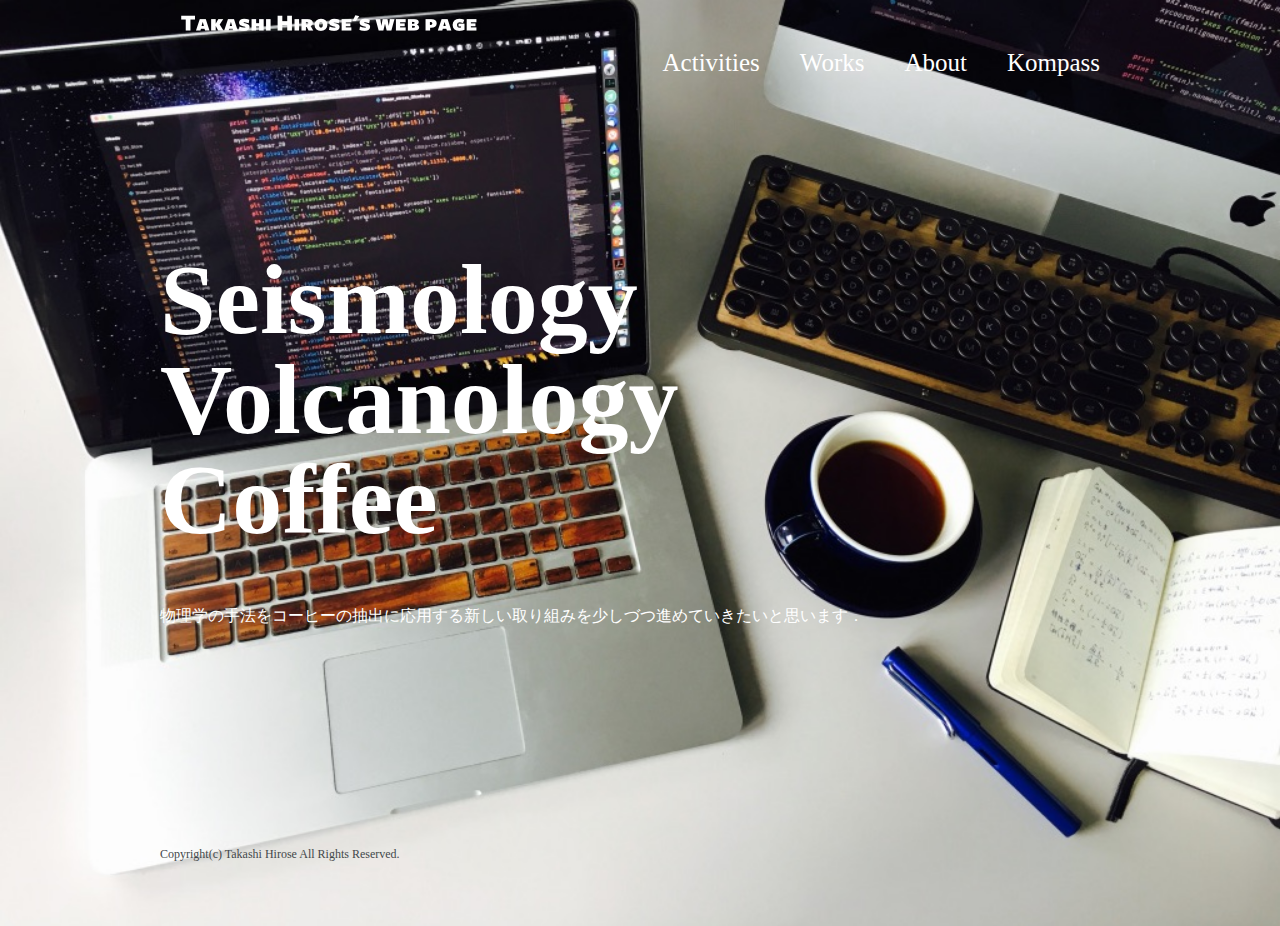
<file: index.html>
<!DOCTIPE html>
<html>
  <head>
  <!-- Global site tag (gtag.js) - Google Analytics -->
  <script async src="https://www.googletagmanager.com/gtag/js?id=UA-118786017-1"></script>
  <script>
    window.dataLayer = window.dataLayer || [];
    function gtag(){dataLayer.push(arguments);}
    gtag('js', new Date());

    gtag('config', 'UA-118786017-1');
  </script>
  <meta charset="UTF-8">
  <meta name="viewport" content="width=device-width, initial-scale=1">
    <title>Takashi Hirose's page</title>
    <link href="css/style.css" rel="stylesheet">
  </head>
  
  
  <body id="index">
  
<!--start header-->
  <header>
    <div class="logo">
      <a href="index.html"><img src="img/logo.png" alt="Takashi Hirose's page"></a>
    </div>
    <nav>
      <ul class="global-nav">
<!--        <li><a href="activity_master2.html">Activities</a></li>-->
        <li><a href="https://takashi-hirose.hatenablog.com/">Activities</a></li>
        <li><a href="works.html">Works</a></li>
        <li><a href="about.html">About</a></li>
        <li><a href="Kompass.html">Kompass</a></li>
      </ul>
    </nav>
  </header>
<!--end header-->

<!--start wrap-->
    <div id="wrap">
    <div class="content">
    <h1> Seismology<br>Volcanology<br>Coffee </h1>  
    <p>物理学の手法をコーヒーの抽出に応用する新しい取り組みを少しづつ進めていきたいと思います．</p>
    </div>
    </div>
<!--end wrap-->
    
<!--start footer-->
    <footer>
    <small>Copyright(c) Takashi Hirose All Rights Reserved.</small>
    </footer>
<!--end footer-->

  </body>
</html>
</file>
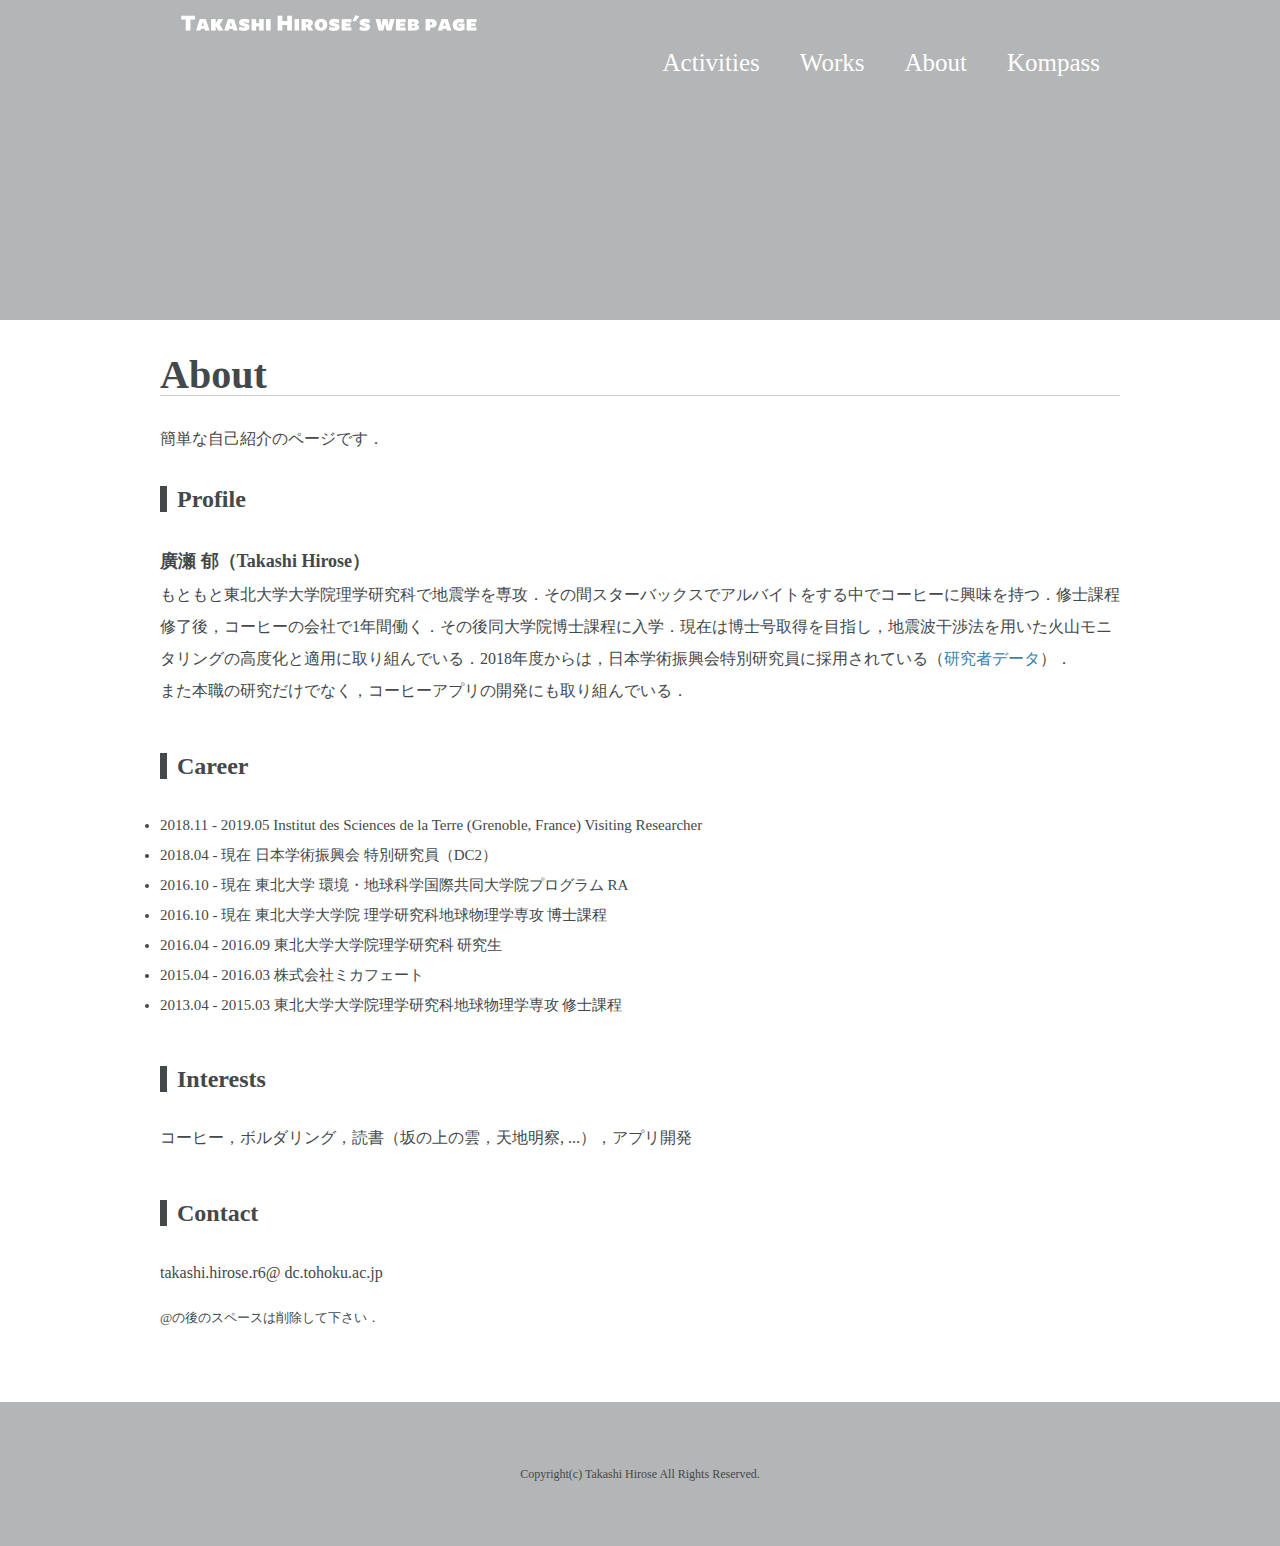
<file: about.html>
<!DOCTIPE html>
<html>
  <head>
  <!-- Global site tag (gtag.js) - Google Analytics -->
  <script async src="https://www.googletagmanager.com/gtag/js?id=UA-118786017-1"></script>
  <script>
    window.dataLayer = window.dataLayer || [];
    function gtag(){dataLayer.push(arguments);}
    gtag('js', new Date());

    gtag('config', 'UA-118786017-1');
  </script>
  <meta charset="UTF-8">
  <meta name="viewport" content="width=device-width, initial-scale=1">
    <title>About | Takashi Hirose</title>
    <link href="css/style.css" rel="stylesheet">
  </head>
  
  <body id="about">
  
<!--start header-->
  <header>
    <div class="logo">
      <a href="index.html"><img src="img/logo.png" alt="Takashi Hirose's page"></a>
    </div>
    <nav>
      <ul class="global-nav">
        <li><a href="https://takashi-hirose.hatenablog.com/">Activities</a></li>
        <li><a href="works.html">Works</a></li>
        <li><a href="about.html">About</a></li>
        <li><a href="Kompass.html">Kompass</a></li>
      </ul>
    </nav>
  </header>
<!--end header-->

<!--start wrap-->
    <div id="wrap">
      <div class="content">
        <div class="main center">
          <h1>About</h1>
          <p>簡単な自己紹介のページです．</p>
            <section class="profile clearfix">
              <div class="profile-txt">
                <h2 class="icon">Profile</h2>
                 <p><span>廣瀬 郁（Takashi Hirose）</span><br>もともと東北大学大学院理学研究科で地震学を専攻．その間スターバックスでアルバイトをする中でコーヒーに興味を持つ．修士課程修了後，コーヒーの会社で1年間働く．その後同大学院博士課程に入学．現在は博士号取得を目指し，地震波干渉法を用いた火山モニタリングの高度化と適用に取り組んでいる．2018年度からは，日本学術振興会特別研究員に採用されている（<a href="https://research-er.jp/researchers/view/830103">研究者データ</a>）．<br>また本職の研究だけでなく，コーヒーアプリの開発にも取り組んでいる．</p>
              </div>
            </section>
            
            <section class="career">
              <div class="main center">
              <h2 class="icon">Career</h2>
                <ul>
                <li>2018.11 - 2019.05 Institut des Sciences de la Terre (Grenoble, France) Visiting Researcher</li>
                <li>2018.04 - 現在 日本学術振興会 特別研究員（DC2）</li>
                <li>2016.10 - 現在 東北大学 環境・地球科学国際共同大学院プログラム RA</li>
                <li>2016.10 - 現在 東北大学大学院 理学研究科地球物理学専攻 博士課程</li>
                <li>2016.04 - 2016.09 東北大学大学院理学研究科 研究生</li>
                <li>2015.04 - 2016.03 株式会社ミカフェート</li>
                <li>2013.04 - 2015.03 東北大学大学院理学研究科地球物理学専攻 修士課程</li>
                </ul>
              </div>
            </section>
          
            <section class="interests">
              <div class="main center">
              <h2 class="icon">Interests</h2>
                <p>コーヒー，ボルダリング，読書（坂の上の雲，天地明察, ...），アプリ開発</p>
              </div>
            </section>
          
            <section class="contact">
              <div class="main center">
              <h2 class="icon">Contact</h2>
                <p>takashi.hirose.r6@ dc.tohoku.ac.jp</p>
                <p><small>@の後のスペースは削除して下さい．</small></p>
              </div>
            </section>
            
          
        </div>  
      </div>
    </div>
<!--end wrap-->
    
<!--start footer-->
    <footer>
    <small>Copyright(c) Takashi Hirose All Rights Reserved.</small>
    </footer>
<!--end footer-->

  </body>
</html>
</file>
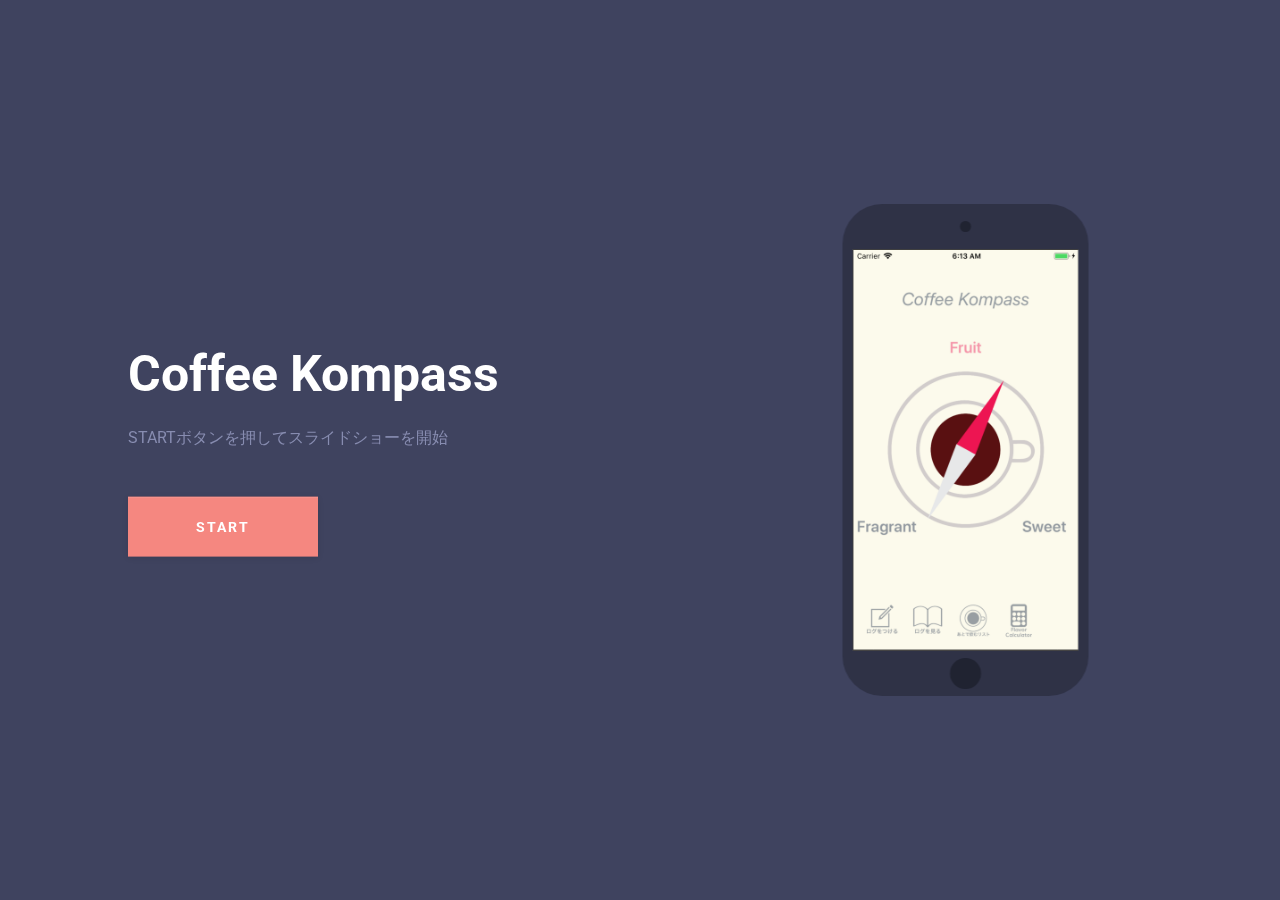
<file: Kompass.html>
<!doctype html>
<html lang="en" class="no-js">
<head>
	<meta charset="UTF-8">
	<meta name="viewport" content="width=device-width, initial-scale=1">

	<link href='http://fonts.googleapis.com/css?family=Roboto:400,100,700' rel='stylesheet' type='text/css'>
	<link rel="stylesheet" href="css/reset.css"> <!-- CSS reset -->
	<link rel="stylesheet" href="css/style_Kompass.css"> <!-- Resource style -->

	<script src="js/modernizr.js"></script> <!-- Modernizr -->
  	
	<title>Coffee Kompass | KickAwake</title>
</head>
<body>
	<header class="cd-header">
		<div id="cd-logo"><img src="img/icon.png" alt="Logo"></div>
		<div id="cd-action"><a href="https://testflight.apple.com/join/UPKBZ9Ja" class="btn">TestFlightに参加</a></div>
	</header>

	<main class="cd-main-content">
		<div class="cd-product-intro">
			<h1>Coffee Kompass</h1>
			<p>STARTボタンを押してスライドショーを開始</p>
			<div class="cd-triggers">
<!--				<a href="http://codyhouse.co/?p=384" class="btn">Download</a>-->
				<a href="#cd-product-tour" class="btn salmon" data-type="cd-tour">Start</a>
			</div>
		</div> <!-- cd-product-intro -->

		<div id="cd-product-tour">
			<ul>
				<li class="cd-single-item cd-active">
					<div class="cd-caption">
						<h2>Choose Your Favorite Flavor</h2>
						<p style="text-align: left">コンパスの針を回して好みの風味を選択します。<br>
                            大きな分類から始まり，より具体的な風味を選択していくことで，簡単にお目当の味わいのコーヒーを探すことができます。<br>
                            検索で気になったコーヒーはコーヒーカップのボタンをタップすることで，「あとで飲むリスト」に追加しておくことができます。
						</p>
					</div>
					<div class="cd-image-container">
						<div>
							<div class="cd-phone-frame"></div>
							<div class="cd-image-wrapper">
								<img src="img/top.png" data-video="video/video-1" alt="Screen Preview 1">
							</div>
						</div>
					</div>
				</li>
                <li class="cd-single-item cd-not-visible cd-move-right">
					<div class="cd-caption">
						<h2>Flavor Calculator</h2>
						<p style="text-align: left">「コーヒーは好きだけど，いきなり風味で検索は難しい。」そんなときは，Flavor Calculatorを使ってみましょう。<br>
                            「スタバ＋華やか」のように，馴染み深いコーヒーに味わいを足したり引いたりすることで，飲みたい味のコーヒーを手軽に検索できます。	
						</p>
					</div>
					<div class="cd-image-container">
						<div>
							<div class="cd-phone-frame"></div>
							<div class="cd-image-wrapper">
								<img src="img/fc.png" data-video="video/video-2" alt="Screen Preview 2">
							</div>
						</div>
					</div>
				</li>
				<li class="cd-single-item cd-not-visible cd-move-right">
					<div class="cd-caption">
						<h2>Keep A Record</h2>
						<p style="text-align: left">コーヒーを飲んだら，ログを残しましょう。<br>
                            飲んでみて感じられた風味やお気に入り度を残しておくことで，自分が好きな風味を探していけます。
						</p>
					</div>
					<div class="cd-image-container">
						<div>
							<div class="cd-phone-frame"></div>
							<div class="cd-image-wrapper">
								<img src="img/log.png" data-video="video/video-3" alt="Screen Preview 3">
							</div>
						</div>
					</div>
				</li>
				<li class="cd-single-item cd-not-visible cd-move-right">
					<div class="cd-caption">
						<h2>Check Your Records</h2>
						<p style="text-align: left">これまで飲んだコーヒーの味の記録を振り返りましょう。<br>
                            コーヒーごとの味の記録だけでなく，あなたの風味別のお気に入り度やオススメのコーヒーも知ることができます。あなた専用の，好みのデータベースを作っていきましょう。	
						</p>
					</div>
					<div class="cd-image-container">
						<div>
							<div class="cd-phone-frame"></div>
							<div class="cd-image-wrapper">
								<img src="img/flavorwheel.png" data-video="video/video-4" alt="Screen Preview 4">
							</div>
						</div>
					</div>
				</li>
			</ul>
		</div> <!-- cd-product-tour -->

		<div class="cd-slider-nav">
			<a class="cd-prev" href="#0">Previous</a>
			<a class="cd-next" href="#0">Next</a>
		</div> <!-- cd-slider-nav -->

		<div class="cd-loader"></div> <!-- top loading bar -->
	</main>
<script src="js/jquery-2.1.1.js"></script>
<script src="js/main.js"></script> <!-- Resource jQuery -->
</body>
</html>
</file>
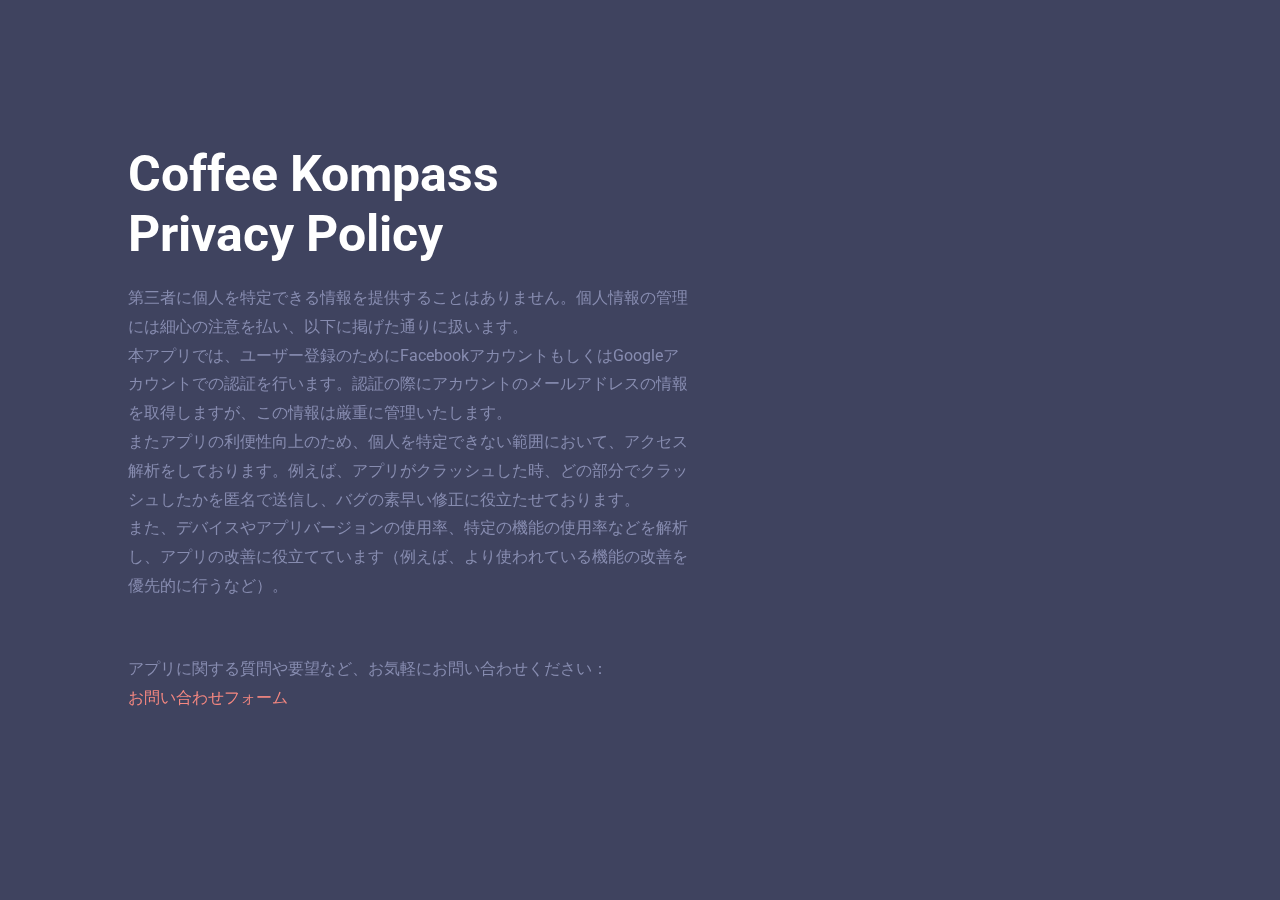
<file: PrivacyPolicy.html>
<!doctype html>
<html lang="en" class="no-js">
<head>
	<meta charset="UTF-8">
	<meta name="viewport" content="width=device-width, initial-scale=1">

	<link href='http://fonts.googleapis.com/css?family=Roboto:400,100,700' rel='stylesheet' type='text/css'>
	<link rel="stylesheet" href="css/reset.css"> <!-- CSS reset -->
	<link rel="stylesheet" href="css/style_Kompass.css"> <!-- Resource style -->

	<script src="js/modernizr.js"></script> <!-- Modernizr -->
  	
	<title>Coffee Kompass | Privacy Policy</title>
</head>
<body>
	<header class="cd-header">
		<div id="cd-logo"><img src="img/icon.png" alt="Logo"></div>

	</header>

	<main class="cd-main-content">
		<div class="cd-product-intro">
			<h1>Coffee Kompass <br> Privacy Policy</h1>
			<p style="text-align: left">第三者に個人を特定できる情報を提供することはありません。個人情報の管理には細心の注意を払い、以下に掲げた通りに扱います。 <br>
            
            本アプリでは、ユーザー登録のためにFacebookアカウントもしくはGoogleアカウントでの認証を行います。認証の際にアカウントのメールアドレスの情報を取得しますが、この情報は厳重に管理いたします。 <br>

            またアプリの利便性向上のため、個人を特定できない範囲において、アクセス解析をしております。例えば、アプリがクラッシュした時、どの部分でクラッシュしたかを匿名で送信し、バグの素早い修正に役立たせております。 <br>
            
            また、デバイスやアプリバージョンの使用率、特定の機能の使用率などを解析し、アプリの改善に役立てています（例えば、より使われている機能の改善を優先的に行うなど）。
</p>
            <p style="text-align: left"> アプリに関する質問や要望など、お気軽にお問い合わせください：<br>
            <a href="https://docs.google.com/forms/d/e/1FAIpQLScLSxZzxakuAJvmu-NVYZZ_-cwbD3uf-9PeQrvRSUG5_ILnoA/viewform?usp=sf_link">お問い合わせフォーム</a>
            </p>
            
			
		</div> <!-- cd-product-intro -->

		
		
	</main>
<script src="js/jquery-2.1.1.js"></script>
<script src="js/main.js"></script> <!-- Resource jQuery -->
</body>
</html>
</file>
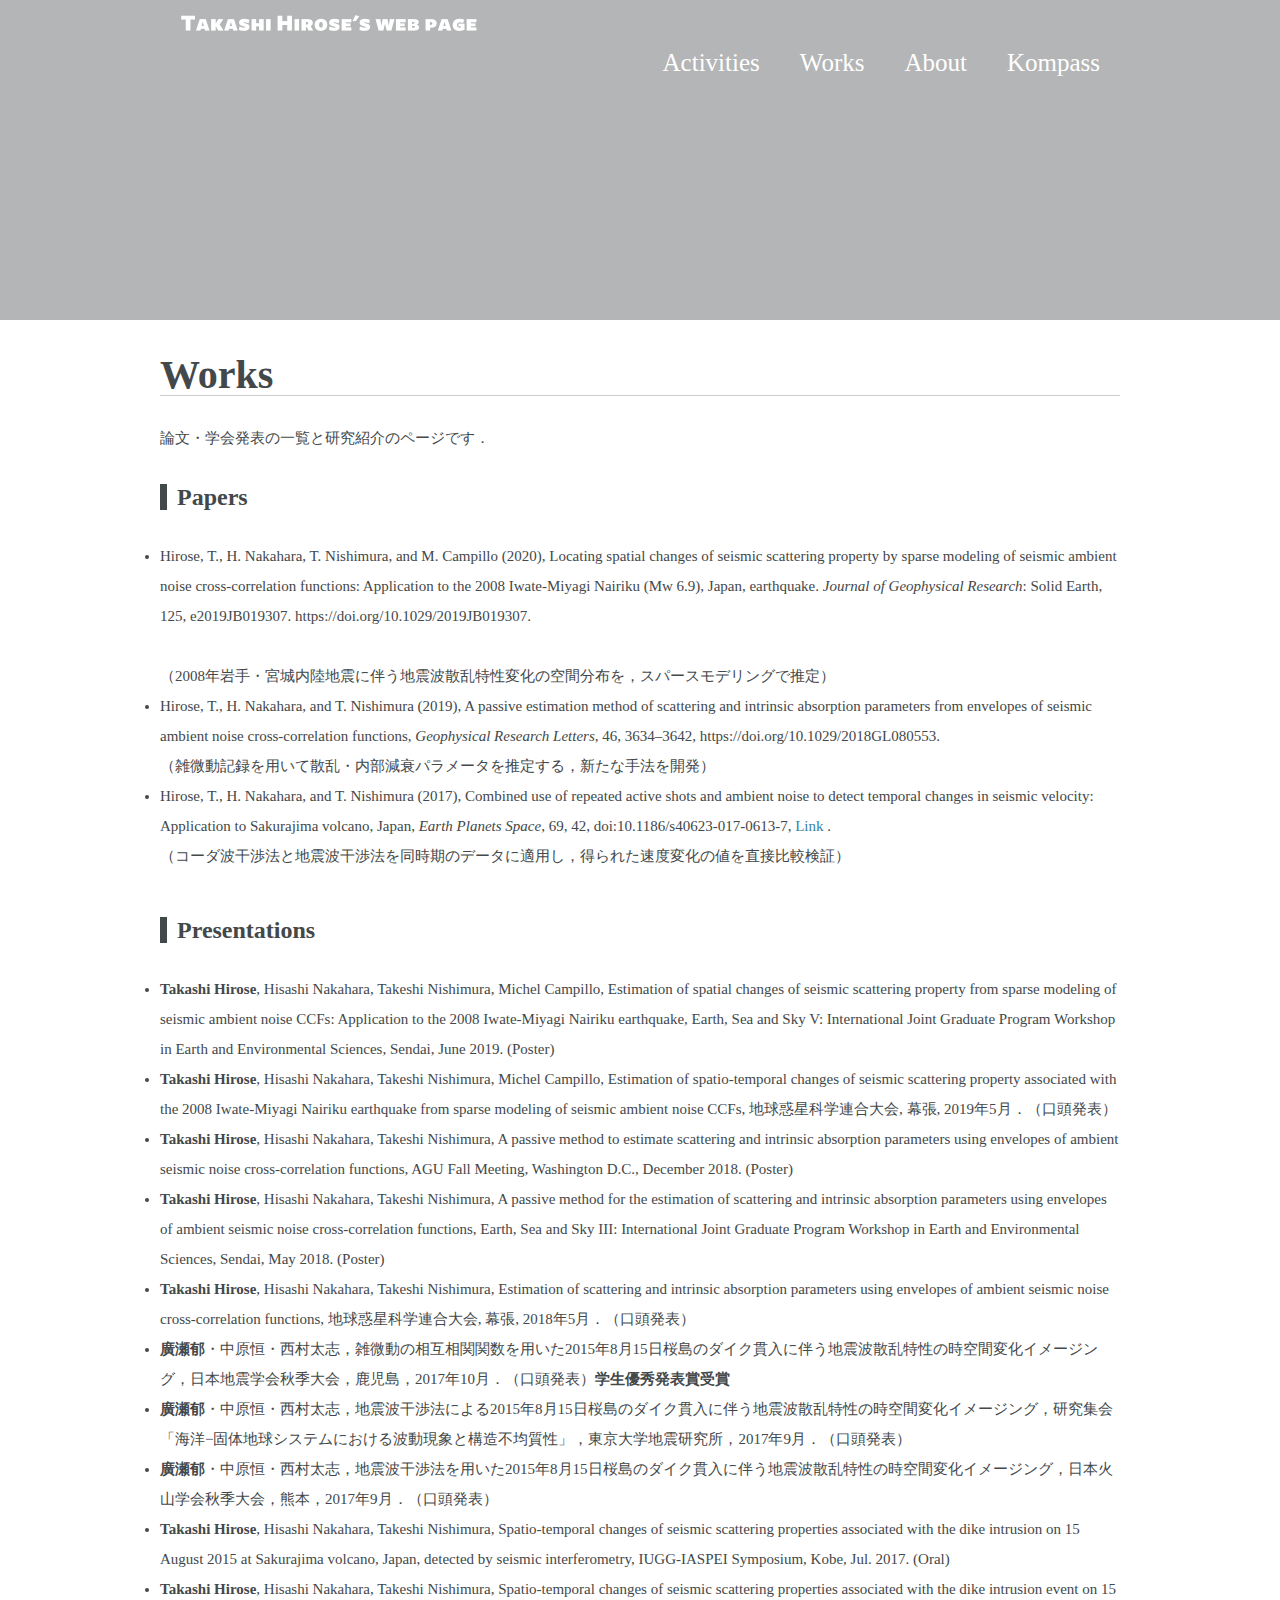
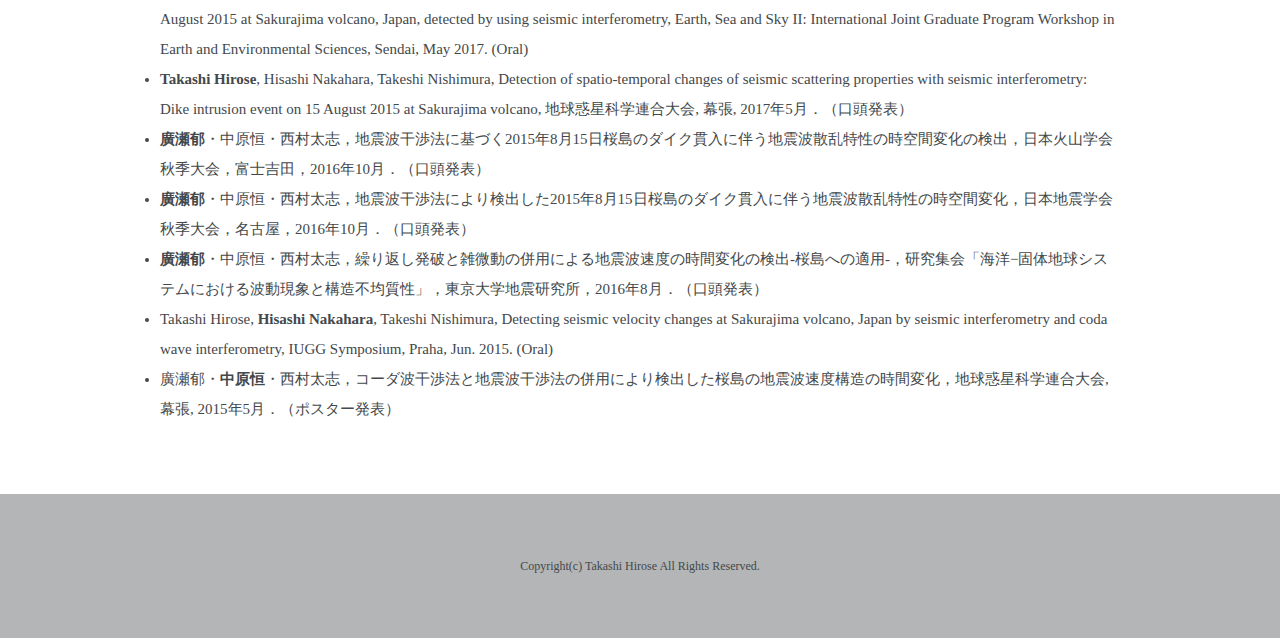
<file: works.html>
<!DOCTIPE html>
    <html>

    <head>
        <!-- Global site tag (gtag.js) - Google Analytics -->
        <script async src="https://www.googletagmanager.com/gtag/js?id=UA-118786017-1"></script>
        <script>
            window.dataLayer = window.dataLayer || [];

            function gtag() {
                dataLayer.push(arguments);
            }
            gtag('js', new Date());

            gtag('config', 'UA-118786017-1');

        </script>
        <meta charset="UTF-8">
        <meta name="viewport" content="width=device-width, initial-scale=1">
        <title>Works</title>
        <link href="css/style.css" rel="stylesheet">
    </head>

    <body id="works">

        <!--start header-->
        <header>
            <div class="logo">
                <a href="index.html"><img src="img/logo.png" alt="Takashi Hirose's page"></a>
            </div>
            <nav>
                <ul class="global-nav">
                    <li><a href="https://takashi-hirose.hatenablog.com/">Activities</a></li>
                    <li><a href="works.html">Works</a></li>
                    <li><a href="about.html">About</a></li>
                    <li><a href="Kompass.html">Kompass</a></li>
                </ul>
            </nav>
        </header>
        <!--end header-->

        <!--start wrap-->
        <div id="wrap">
            <div class="content">
                <div class="main center">
                    <h1>Works</h1>
                    <p>論文・学会発表の一覧と研究紹介のページです．</p>
                    <section class="papaers clearfix">
                        <div class="papers-txt">
                            <h2 class="icon">Papers</h2>
                            <ul>
                                <li>Hirose, T., H. Nakahara, T. Nishimura, and M. Campillo (2020), Locating spatial changes of seismic scattering property by sparse modeling of seismic ambient noise cross‐correlation functions: Application to the 2008 Iwate‐Miyagi Nairiku (Mw 6.9), Japan, earthquake. <i>Journal of Geophysical Research</i>: Solid Earth, 125, e2019JB019307. https://doi.org/10.1029/2019JB019307.</li>
                                   <br>（2008年岩手・宮城内陸地震に伴う地震波散乱特性変化の空間分布を，スパースモデリングで推定）
                                <li>
                                    Hirose, T., H. Nakahara, and T. Nishimura (2019), A passive estimation method of scattering and intrinsic absorption parameters from envelopes of seismic ambient noise cross‐correlation functions, <i>Geophysical Research Letters</i>, 46, 3634–3642, https://doi.org/10.1029/2018GL080553.
                                    <br>（雑微動記録を用いて散乱・内部減衰パラメータを推定する，新たな手法を開発）
                                </li>

                                <li>Hirose, T., H. Nakahara, and T. Nishimura (2017), Combined use of repeated active shots and ambient noise to detect temporal changes in seismic velocity: Application to Sakurajima volcano, Japan, <i>Earth Planets Space</i>, 69, 42, doi:10.1186/s40623‐017‐0613‐7, <a href="https://earth-planets-space.springeropen.com/articles/10.1186/s40623-017-0613-7">Link</a>
                                    . <br>（コーダ波干渉法と地震波干渉法を同時期のデータに適用し，得られた速度変化の値を直接比較検証）
                                </li>

                            </ul>
                        </div>
                    </section>

                    <section class="presentations">
                        <div class="main center">
                            <h2 class="icon">Presentations</h2>
                            <ul>
                                <li><b>Takashi Hirose</b>, Hisashi Nakahara, Takeshi Nishimura, Michel Campillo, Estimation of spatial changes of seismic scattering property from sparse modeling of seismic ambient noise CCFs: Application to the 2008 Iwate-Miyagi Nairiku earthquake, Earth, Sea and Sky V: International Joint Graduate Program Workshop in Earth and Environmental Sciences, Sendai, June 2019. (Poster)</li>
                                <li><b>Takashi Hirose</b>, Hisashi Nakahara, Takeshi Nishimura, Michel Campillo, Estimation of spatio-temporal changes of seismic scattering property associated with the 2008 Iwate-Miyagi Nairiku earthquake from sparse modeling of seismic ambient noise CCFs, 地球惑星科学連合大会, 幕張, 2019年5月．（口頭発表）</li>
                                <li><b>Takashi Hirose</b>, Hisashi Nakahara, Takeshi Nishimura, A passive method to estimate scattering and intrinsic absorption parameters using envelopes of ambient seismic noise cross-correlation functions, AGU Fall Meeting, Washington D.C., December 2018. (Poster)</li>
                                <li><b>Takashi Hirose</b>, Hisashi Nakahara, Takeshi Nishimura, A passive method for the estimation of scattering and intrinsic absorption parameters using envelopes of ambient seismic noise cross-correlation functions, Earth, Sea and Sky III: International Joint Graduate Program Workshop in Earth and Environmental Sciences, Sendai, May 2018. (Poster)</li>
                                <li><b>Takashi Hirose</b>, Hisashi Nakahara, Takeshi Nishimura, Estimation of scattering and intrinsic absorption parameters using envelopes of ambient seismic noise cross-correlation functions, 地球惑星科学連合大会, 幕張, 2018年5月．（口頭発表）</li>
                                <li><b>廣瀬郁</b>・中原恒・西村太志，雑微動の相互相関関数を用いた2015年8月15日桜島のダイク貫入に伴う地震波散乱特性の時空間変化イメージング，日本地震学会秋季大会，鹿児島，2017年10月．（口頭発表）<b>学生優秀発表賞受賞</b></li>
                                <li><b>廣瀬郁</b>・中原恒・西村太志，地震波干渉法による2015年8月15日桜島のダイク貫入に伴う地震波散乱特性の時空間変化イメージング，研究集会「海洋−固体地球システムにおける波動現象と構造不均質性」，東京大学地震研究所，2017年9月．（口頭発表）</li>
                                <li><b>廣瀬郁</b>・中原恒・西村太志，地震波干渉法を用いた2015年8月15日桜島のダイク貫入に伴う地震波散乱特性の時空間変化イメージング，日本火山学会秋季大会，熊本，2017年9月．（口頭発表）</li>
                                <li><b>Takashi Hirose</b>, Hisashi Nakahara, Takeshi Nishimura, Spatio-temporal changes of seismic scattering properties associated with the dike intrusion on 15 August 2015 at Sakurajima volcano, Japan, detected by seismic interferometry, IUGG-IASPEI Symposium, Kobe, Jul. 2017. (Oral)</li>
                                <li><b>Takashi Hirose</b>, Hisashi Nakahara, Takeshi Nishimura, Spatio-temporal changes of seismic scattering properties associated with the dike intrusion event on 15 August 2015 at Sakurajima volcano, Japan, detected by using seismic interferometry, Earth, Sea and Sky II: International Joint Graduate Program Workshop in Earth and Environmental Sciences, Sendai, May 2017. (Oral)</li>
                                <li><b>Takashi Hirose</b>, Hisashi Nakahara, Takeshi Nishimura, Detection of spatio-temporal changes of seismic scattering properties with seismic interferometry: Dike intrusion event on 15 August 2015 at Sakurajima volcano, 地球惑星科学連合大会, 幕張, 2017年5月．（口頭発表）</li>
                                <li><b>廣瀬郁</b>・中原恒・西村太志，地震波干渉法に基づく2015年8月15日桜島のダイク貫入に伴う地震波散乱特性の時空間変化の検出，日本火山学会秋季大会，富士吉田，2016年10月．（口頭発表）</li>
                                <li><b>廣瀬郁</b>・中原恒・西村太志，地震波干渉法により検出した2015年8月15日桜島のダイク貫入に伴う地震波散乱特性の時空間変化，日本地震学会秋季大会，名古屋，2016年10月．（口頭発表）</li>
                                <li><b>廣瀬郁</b>・中原恒・西村太志，繰り返し発破と雑微動の併用による地震波速度の時間変化の検出-桜島への適用-，研究集会「海洋−固体地球システムにおける波動現象と構造不均質性」，東京大学地震研究所，2016年8月．（口頭発表）</li>
                                <li>Takashi Hirose, <b>Hisashi Nakahara</b>, Takeshi Nishimura, Detecting seismic velocity changes at Sakurajima volcano, Japan by seismic interferometry and coda wave interferometry, IUGG Symposium, Praha, Jun. 2015. (Oral)</li>
                                <li>廣瀬郁・<b>中原恒</b>・西村太志，コーダ波干渉法と地震波干渉法の併用により検出した桜島の地震波速度構造の時間変化，地球惑星科学連合大会, 幕張, 2015年5月．（ポスター発表）</li>
                            </ul>
                        </div>
                    </section>


                    <!--
                <section class="topics">
                  <div class="main center">
                  <h2 class="icon">Research Topics</h2>

                      以下で紹介しているトピックに加え，現在フランス・グルノーブル地球科学研究所の研究者と共同で2011年東北地方太平洋沖地震に伴う地震波散乱特性変化の空間分布推定に取り組んでおり，興味深い結果が得られています．

                      <h3 class="icon">2008年岩手・宮城内陸地震に伴う地震波散乱特性変化の空間分布の推定</h3>
                      ブラックホールの撮像にも使われた「スパースモデリング」を地震波散乱特性変化の空間分布推定に応用し，2008年に発生した岩手・宮城内陸地震の震源の南側で地震波散乱特性が特に大きく変化していたことを発見しました（左図）．地震に伴って地震波散乱特性が大きく変化した領域は大きな加速度が記録された領域（右図）によく対応していることから，強い地震動による地盤浅部の損傷が地震波散乱変化を引き起こしたと解釈できます．<br>

                      <img src="img/sparse.png"　width="500" height="400">
                      <p>図1.　左：スパースモデリングにより推定された，2008年岩手・宮城内陸地震に伴う地震波散乱特性変化の空間分布．オレンジの領域が，地震波散乱特性が特に大きく変化した領域．赤星は本震の震央．右：加速度計（open circles）で記録された最大加速度（PGA）の空間分布．</p>


                      <h3 class="icon">2015年桜島ダイク貫入イベントに伴う地震波散乱特性変化の検出</h3>
                      2015年8月15日に発生した，桜島ダイク（マグマ）貫入イベントに伴う地下構造変化の検出に成功しました．<br>

                      桜島ダイク貫入イベントに伴う顕著な地殻変動や地震活動の活発化は，ダイク貫入当日・直前にのみ検出されていました．我々は，雑微動の相互相関関数の波形変化を連続的に測定することで，2015年7月の時点で地下構造が既に大きく変化していたことを発見しました（図1）．さらに我々は，従来のイメージング手法が火山のような不均質が強い領域では適用困難である点に着目し，火山でも適用可能な手法を提案するとともにダイク貫入イベントに伴い地下構造が特に大きく変化した場所の推定も行いました．<br>

                      <img src="img/Dike.png"　width="400" height="300">
                      <p>図1.　ダイクを横切る観測点ペアとそうでない観測点ペアでの波形相関の時間変化．波形相関が低下している期間は，地下構造が大きく変化していることを示す．赤線はダイク貫入イベント．</p>





                      <h3 class="icon">雑微動の相互相関関数を用いた汎用性の高い地下の不均質強度推定手法の開発</h3>
                      地下の不均質の強さを表すパラメータの値を，雑微動の相互相関関数を用いて推定する手法の開発に成功しました．<br>
                      雑微動とは，地震が起きていないときにも常に地震計に記録されている微弱な震動のことです．これまで，地下の不均質の強さを表すパラメータは，自然地震や人工地震探査のデータを用いて推定されてきました．しかし，この方法は地震活動が活発でない地域や人工地震探査が行われていない地域では適用が困難でした．また，雑微動の相互相関関数を用いて地下の不均質の強さを推定する試み自体はこれまでも行われてきましたが，地下の不均質の強さを特徴づける2つのパラメータを分離して推定することに成功した例はありませんでした．本研究では，適切なデータ処理を行うことでこれら2つのパラメータをそれぞれ安定して推定することができることを示しました．また，人工地震探査のデータから推定した値と雑微動の相互相関関数を用いて推定した値を直接比較し，結果の信頼性を確認しました（図1）．<br>

                      我々が開発した手法を用いることにより，これまで測定自体が困難だった地域でも地下の不均質の強さを測定することが可能となります．また，データとして雑微動を用いているので，地下の不均質の強さの時間変化の連続的な測定も可能となります．


                      <img src="img/Hirose_et_al_2018_Figure3.png"　width="600" height="500">
                      <p>図1.　3ヶ月ごとのパラメータの推定結果．青の実線は，適切なデータ処理を行なった結果．オレンジの点線は，これまで広く用いられてきたデータ処理方法を用いた結果．赤線は人工地震探査のデータから推定した結果．</p>



                      <h3 class="icon">地震波干渉法とコーダ波干渉法の併用による地震波速度構造モニタリング</h3>
                      地下構造の変化を反映する地震波速度の時間変化を，地震波干渉法とコーダ波干渉法という2つの手法を用いてそれぞれ推定し，両者の結果が良く一致することを示しました．桜島において地震波干渉法およびコーダ波干渉法を適用したのは本研究が初めてであり，さらに，2つの手法の結果を直接比較検証したのも本研究が世界で初めてです．<br>

                      コーダ波干渉法は，繰り返し発破(人工地震)記録のような相似性の良い2つの地震記録のコーダ波(媒質中を長時間伝播した散乱波で構造変化に敏感)を用いて地震波速度の変化量を測定する手法です．この手法は，雑微動を用いる地震波干渉法よりも精度は安定しますが，連続的なモニタリングは難しいのが難点でした．我々は，鹿児島県の桜島において毎年繰り返し発破が行われている点に注目し，2つの手法を同時期のデータに適用することで結果を比較検証しました（図1）．また，地震波干渉法によって推定された2012年ー2014年の地震波速度変化が，桜島の中期的な（数ヶ月周期）地殻変動と対応していることを発見しました（図2）．本研究の成果が国際学術誌に発表された後にも，他の火山においてもこの様な地震波速度変化と火山性地殻変動の対応を検出した研究がいくつか報告されています [例えば，<i>Takano et al</i>., 2017; <i>Donaldson et al</i>., 2017]．<br>

                      <img src="img/combiend1.png"　width="400" height="300">
                      <p>図1.　桜島での地震波速度変化（灰色：地震波干渉法，赤・青・緑：コーダ波干渉法）</p>


                      <img src="img/Combiend2.png" width="500" height="200">
                      <p>図2.　桜島での地震波速度変化（青丸）と面積歪（赤十字）</p>




                  </div>
                </section>
-->

                </div>
            </div>
        </div>
        <!--end wrap-->

        <!--start footer-->
        <footer>
            <small>Copyright(c) Takashi Hirose All Rights Reserved.</small>
        </footer>
        <!--end footer-->

    </body>

    </html>
</file>
<file: css/style.css>
@charset "utf-8";

body{
  margin: 0;
  padding: 0;
  background-color: #B4B5B6;
  color: #43484A;
  font-size: 15px;
  line-height: 2;
}

p,h1,h2.h3,h4.h5,h6 {
  margin-top: 0;
}

img {
  vertical-align: bottom;
}

ul {
  margin: 0;
  padding: 0;
}

a {
  color: #3583aa;
  text-decoration: none;
}

a:visited {
  color: #788d98;
  text-decoration: none;
}

a:hover {
  text-decoration: underline;
}

header {
  width: 960px;
  height: 100px;
  margin: 0 auto;
}

.logo {
  float: left;
  margin-top: 10px;
  margin-left: 0px;
}

.global-nav {
  float: right;
  margin-top: 0px;
}

.global-nav li {
  float: left;
  margin: 0 20px;
  font-size: 25px;
  list-style: none;
  font-family: 'Bitter', serif;
}

.global-nav li a {
  color: #ffffff;
}

.global-nav li a:hover {
  border-bottom: 2px solid #ffffff;
  padding-bottom: 3px;
  text-decoration: none;
}

#wrap {
  clear: both;
  background-color: #ffffff;
  margin-top: 220px;
  padding: 35px 0;
}

.content {
  width: 960px;
  margin: 0 auto;
}

footer {
  text-align: center;
  color: #43484A;
  padding: 60px 0;
}

footer small {
  font-size: 12px;
}

h1 {
  font-family: 'Bitter', serif;
  font-size: 36px;
  border-bottom: 1px solid #cccccc;
}

h2 {
  font-family: 'Bitter', serif;
  font-size: 24px;
}



#index h1 {
  font-size: 100px;
  line-height: 1;
  color: #ffffff;
  font-family: 'Bitter', serif;
  margin-bottom: 50px;
  border: none;
}

#index .content {
  margin-top: 150px;
}

#index p {
  font-size: 16px;
  color: #ffffff;
}


.btn a {
  background-color: #009cd3;
  color: #ffffff;
  font-size: 20px;
  font-family: 'Bitter', serif;
  width: 185px;
  display: block;
  text-align: center;
  line-height: 50px;
  margin-top: 20px;
  border-radius: 5px;
  border: 3px solid #009cd3;
}

.btn a:hover {
  text-decoration: none;
  background-color: #ffffff;
  color: #009cd3;
}


#index footer {
  width: 960px;
  margin: 150px auto 0 auto;
  text-align: left;
  background-color: transparent;
}


#index {
  background-image: url(../img/Hirose_top.jpg);
  background-repeat: no-repeat;
  background-position: center center;
  background-attachment: fixed;
  background-size: cover;
}


.main-center {
  width: 940px;
  margin: 0 auto;
}



/*
.icon:before {
  content: "";
  padding-right: 10px;
  border-left: 7px solid #9cb4a4;
}

#about .profile-txt {
  width: 540px;
  float: left;
}

#about .profile-txt span {
  font-weight: bold;
}

#about .profile-image {
  float: right;
}
*/


.clearfix:after {
  content: "";
  display: block;
  clear: both;
}


#about h1 {
  font-size: 40px;
  line-height: 1;
  color: #43484A;
  font-family: 'Bitter', serif;
  border-bottom: 1px solid #cccccc;
}


section {
  margin-bottom: 35px;
}

/*
#about .career th {
  width: 240px;
  background-color: #f0f0f0;
  padding: 12px 0;
  border: 1px solid #cccccc;
}

#about .career td {
  width: 660px;
  padding: 12px 0 12px 40px;
  border: 1px solid #cccccc;
}

table {
  border-spacing: 0;
  border-collapse: collapse;
}
*/

#index #wrap {
  background-color: transparent;
  margin-top: 0;
  padding: 0;
}


/*
#about .content {
  margin-top: 150px;
}
*/

#about p {
  font-size: 16px;
  color: #43484A;
}


.main-center {
  width: 940px;
  margin: 0 auto;
}


.icon:before {
  content:"";
  padding-right: 10px;
  border-left: 7px solid #43484A;
}
  
#about .profile-txt span {
  font-weight: bold;
  font-size: 18px;
}


#index #wrap {
  background-color: transparent;
  margin-top: 0;
  padding: 0;
}

#index footer {
  width: 960px;
  margin: 150px auto 0 auto;
  text-align: left;
  background-color: transparent;
}


#works h1 {
  font-size: 40px;
  line-height: 1;
  color: #43484A;
  font-family: 'Bitter', serif;
  border-bottom: 1px solid #cccccc;
}



#photograph {
  background-repeat: no-repeat;
  background-position: center top;
  background-attachment: fixed;
  background-size: 100% auto;
}

#photograph h1 {
  font-size: 40px;
  line-height: 1;
  color: #43484A;
  font-family: 'Bitter', serif;
  border-bottom: 1px solid #cccccc;
}


#photograph .photograph-list li {
  float: left;
  list-style: none;
  margin: 0 20px 15px 0;
}

#photograph .photograph-list li:nth-child(4n) {
  margin-right: 0;
}


@media only screen and (max-width:600px){
  body {
    font-size: 3.5vw;
  }
  h1 {
   font-size: 7.2vw; 
  }
  h2 {
   font-size: 6.0vw; 
  }
  header {
    width: auto;
    margin: 0 5%;
  }
  .logo {
    float: none;
    margin-top: 60px;
    text-align: center;
  }
  .global-nav {
    float: none;
    margin-top: 40px;
    text-align: center;
  }
  .global-nav li {
    display: inline;
    float: none;
    margin: 0 8px;
  }
  #wrap {
    margin-top: 40px;
    padding: 35px 0 0;
  }
  .content {
    width: 100%;
  }
  .main {
    float: none;
    width: auto;
    margin: 0 5%;
  }
  h2 img {
    max-width: 100%;
  }
  img {
    max-width: 100%;
    height: auto;
  }
  
  #index {
  background-image: url(../images/Hirose_top_phone.jpg);
  background-repeat: no-repeat;
  background-position: center center;
  background-attachment: fixed;
  background-size:0% 0% auto;
  
}


}
</file>
<file: css/style_Kompass.css>
/* -------------------------------- 

Primary style

-------------------------------- */
html * {
  -webkit-font-smoothing: antialiased;
  -moz-osx-font-smoothing: grayscale;
}

*, *::after, *::before {
  -webkit-box-sizing: border-box;
  -moz-box-sizing: border-box;
  box-sizing: border-box;
}

*::after, *::before {
  content: '';
}

body {
  font-size: 100%;
  font-family: "Roboto", sans-serif;
  color: #878cb0;
  background-color: #3f435f;
}

a {
  color: #f58780;
  text-decoration: none;
}

img {
  max-width: 100%;
}

h1, h2 {
  color: #ffffff;
}

/* -------------------------------- 

Modules - reusable parts of our design

-------------------------------- */
.btn {
  display: inline-block;
  text-align: center;
  text-transform: uppercase;
  font-weight: bold;
  font-size: 12px;
  font-size: 0.75rem;
  color: #ffffff;
  background-color: #696f9b;
  box-shadow: 0 1px 6px rgba(0, 0, 0, 0.1), inset 0 1px 0 rgba(255, 255, 255, 0.2);
  -webkit-transition: background-color 0.2s;
  -moz-transition: background-color 0.2s;
  transition: background-color 0.2s;
}
.no-touch .btn:hover {
  background-color: #787ea5;
}
.btn.salmon {
  background-color: #f58780;
}
.no-touch .btn.salmon:hover {
  background-color: #f79d98;
}
@media only screen and (min-width: 1070px) {
  .btn {
    font-size: 14px;
    font-size: 0.875rem;
    letter-spacing: 2px;
  }
}

/* -------------------------------- 

Main components 

-------------------------------- */
html, body {
  /* important for .cd-main-content 100% height to work */
  height: 100%;
}

.cd-header {
  position: fixed;
  top: 0;
  left: 0;
  z-index: 3;
  width: 100%;
  height: 50px;
  background-color: #2b2d40;
  overflow: hidden;
  /* Force Hardware Acceleration in WebKit */
  -webkit-transform: translateZ(0);
  -moz-transform: translateZ(0);
  -ms-transform: translateZ(0);
  -o-transform: translateZ(0);
  transform: translateZ(0);
  -webkit-backface-visibility: hidden;
  backface-visibility: hidden;
  -webkit-transform: translateY(-100%);
  -moz-transform: translateY(-100%);
  -ms-transform: translateY(-100%);
  -o-transform: translateY(-100%);
  transform: translateY(-100%);
  -webkit-transition: -webkit-transform 0.3s;
  -moz-transition: -moz-transform 0.3s;
  transition: transform 0.3s;
}
.cd-header:after {
  content: "";
  display: table;
  clear: both;
}
.cd-header #cd-logo {
  float: left;
  margin: 5px 0 0 5%;
}
.cd-header #cd-logo img {
  display: block;
  width: 40px;
  height: 40px;
}
.cd-header #cd-action {
  display: inline-block;
  float: right;
  margin: 10px 5% 0 0;
}
.cd-header .btn {
  height: 30px;
  line-height: 30px;
  padding: 0 2em;
}
.cd-header.slide-down {
  -webkit-transform: translateY(0);
  -moz-transform: translateY(0);
  -ms-transform: translateY(0);
  -o-transform: translateY(0);
  transform: translateY(0);
}
@media only screen and (min-width: 1070px) {
  .cd-header {
    height: 90px;
    background-color: transparent;
  }
  .cd-header #cd-logo {
    margin-top: 32px;
    font-size: 28px;
    font-size: 1.75rem;
  }
  .cd-header #cd-logo img {
    width: 60px;
    height: 60px;
  }
  .cd-header #cd-action {
    margin: 20px 5% 0 0;
  }
  .cd-header .btn {
    height: 50px;
    line-height: 50px;
  }
}

.cd-main-content {
  overflow: hidden;
  max-width: 1440px;
  margin: 0 auto;
}
@media only screen and (min-width: 1070px) {
  .cd-main-content {
    position: relative;
    height: 100%;
    min-height: 500px;
    padding: 0 10%;
  }
}

.cd-product-intro {
  padding: 50px 5%;
  text-align: center;
}
.cd-product-intro h1 {
  margin-bottom: 10px;
  font-weight: 100;
  font-size: 25px;
  font-size: 1.5625rem;
  font-weight: 700;
  line-height: 1.2;
}
.cd-product-intro p {
  padding: 0 0 20px;
  font-size: 14px;
  font-size: 0.875rem;
  line-height: 1.8;
  max-width: 560px;
  margin: 0 auto;
}
.cd-product-intro .cd-triggers:after {
  content: "";
  display: table;
  clear: both;
}
.cd-product-intro .btn {
  width: 120px;
  height: 40px;
  line-height: 40px;
  margin-right: 8px;
}
@media only screen and (min-width: 480px) {
  .cd-product-intro {
    padding: 50px 10%;
  }
}
@media only screen and (min-width: 850px) {
  .cd-product-intro {
    padding: 50px 15%;
  }
}
@media only screen and (min-width: 1070px) {
  .cd-product-intro {
    /* Force Hardware Acceleration in WebKit */
    -webkit-transform: translateZ(0);
    -moz-transform: translateZ(0);
    -ms-transform: translateZ(0);
    -o-transform: translateZ(0);
    transform: translateZ(0);
    -webkit-backface-visibility: hidden;
    backface-visibility: hidden;
    position: absolute;
    top: 50%;
    -webkit-transform: translateY(-50%);
    -moz-transform: translateY(-50%);
    -ms-transform: translateY(-50%);
    -o-transform: translateY(-50%);
    transform: translateY(-50%);
    left: 10%;
    width: 50%;
    padding: 0;
    text-align: left;
    -webkit-transition: -webkit-transform 0.3s, opacity 0.3s;
    -moz-transition: -moz-transform 0.3s 0s, opacity 0.3s;
    transition: transform 0.3s, opacity 0.3s;
  }
  .is-product-tour .cd-product-intro {
    opacity: 0;
    -webkit-transform: translateY(-50%) translateX(-50%);
    -moz-transform: translateY(-50%) translateX(-50%);
    -ms-transform: translateY(-50%) translateX(-50%);
    -o-transform: translateY(-50%) translateX(-50%);
    transform: translateY(-50%) translateX(-50%);
  }
  .cd-product-intro h1 {
    font-size: 50px;
    font-size: 3.125rem;
  }
  .cd-product-intro p {
    font-size: 16px;
    font-size: 1rem;
    padding: 10px 0 44px;
    margin: 0;
  }
  .cd-product-intro .btn {
    margin-right: 15px;
    width: 190px;
    height: 60px;
    line-height: 60px;
  }
}

#cd-product-tour {
  position: relative;
}
@media only screen and (min-width: 1070px) {
  #cd-product-tour {
    width: 100%;
    max-width: 850px;
    margin: 0 auto;
    height: 500px;
    top: 50%;
    left: 0;
    -webkit-transform: translateZ(0);
    -moz-transform: translateZ(0);
    -ms-transform: translateZ(0);
    -o-transform: translateZ(0);
    transform: translateZ(0);
    -webkit-transform: translateY(-50%) translateX(75%);
    -moz-transform: translateY(-50%) translateX(75%);
    -ms-transform: translateY(-50%) translateX(75%);
    -o-transform: translateY(-50%) translateX(75%);
    transform: translateY(-50%) translateX(75%);
    -webkit-transition: -webkit-transform 0.3s;
    -moz-transition: -moz-transform 0.3s;
    transition: transform 0.3s;
  }
  .is-product-tour #cd-product-tour {
    -webkit-transform: translateY(-50%) translateX(0);
    -moz-transform: translateY(-50%) translateX(0);
    -ms-transform: translateY(-50%) translateX(0);
    -o-transform: translateY(-50%) translateX(0);
    transform: translateY(-50%) translateX(0);
  }
  #cd-product-tour > ul {
    height: 100%;
    width: 100%;
  }
}

.cd-single-item {
  /* product tour - single list item */
  padding: 50px 5% 120px;
  width: 100%;
  text-align: center;
  border-top: 1px solid #494e6e;
}
.cd-single-item h2 {
  margin-bottom: 15px;
  font-size: 22px;
  font-size: 1.375rem;
}
.cd-single-item p {
  padding: 10px 0 50px;
  font-size: 14px;
  font-size: 0.875rem;
  line-height: 1.6;
}
@media only screen and (min-width: 480px) {
  .cd-single-item {
    padding: 50px 10% 120px;
  }
}
@media only screen and (min-width: 850px) {
  .cd-single-item {
    padding: 50px 15% 120px;
  }
  .cd-single-item:after {
    content: "";
    display: table;
    clear: both;
  }
  .cd-single-item .cd-caption {
    width: 50%;
    float: left;
    margin-top: 180px;
  }
  .cd-single-item:nth-child(2n) .cd-caption {
    float: right;
  }
}
@media only screen and (min-width: 1070px) {
  .cd-single-item {
    position: absolute;
    top: 50%;
    -webkit-transform: translateY(-50%);
    -moz-transform: translateY(-50%);
    -ms-transform: translateY(-50%);
    -o-transform: translateY(-50%);
    transform: translateY(-50%);
    left: 0;
    text-align: left;
    border-top: none;
    padding: 0;
    visibility: visible;
  }
  .cd-single-item.cd-not-visible {
    /*need to create a specific class to change visibility value due to a Firefox bug*/
    /*CSS transition/animation fails when parent element changes visibility attribute*/
    visibility: hidden;
  }
  .cd-single-item h2 {
    font-size: 48px;
    font-size: 3rem;
    font-weight: 300;
  }
  .cd-single-item p {
    font-size: 16px;
    font-size: 1rem;
    line-height: 1.5;
    max-width: 600px;
  }
  .cd-single-item .cd-caption {
    width: 60%;
    float: right;
    margin: 80px 0 0 5%;
    opacity: 0;
    -webkit-transform: translateZ(0);
    -moz-transform: translateZ(0);
    -ms-transform: translateZ(0);
    -o-transform: translateZ(0);
    transform: translateZ(0);
    -webkit-transition: -webkit-transform 0.3s, opacity 0.3s;
    -moz-transition: -moz-transform 0.3s 0s, opacity 0.3s;
    transition: transform 0.3s, opacity 0.3s;
  }
  .is-product-tour .cd-single-item.cd-active .cd-caption {
    opacity: 1;
  }
  .cd-single-item.cd-move-right .cd-caption {
    -webkit-transform: translateX(100px);
    -moz-transform: translateX(100px);
    -ms-transform: translateX(100px);
    -o-transform: translateX(100px);
    transform: translateX(100px);
  }
}

.cd-image-container {
  /*wrapper for image (and video - desktop only)*/
  max-width: 226px;
  margin: 0 auto;
  padding-top: 50px;
}
.cd-image-container > div {
  position: relative;
}
.cd-image-container img {
  display: block;
}
.cd-image-container video {
  display: none;
}
@media only screen and (min-width: 850px) {
  .cd-image-container {
    float: right;
  }
  .cd-single-item:nth-child(2n) .cd-image-container {
    float: left;
  }
}
@media only screen and (min-width: 1070px) {
  .cd-image-container {
    height: 402px;
    width: 35%;
    float: left;
    max-width: none;
    padding-top: 0;
  }
  .cd-image-container > div {
    display: inline-block;
    max-width: 100%;
    max-height: 100%;
  }
  .cd-image-container img {
    height: 402px;
    -webkit-transition: -webkit-transform 0.3s;
    -moz-transition: -moz-transform 0.3s;
    transition: transform 0.3s;
    -webkit-transform: translateZ(0);
    -moz-transform: translateZ(0);
    -ms-transform: translateZ(0);
    -o-transform: translateZ(0);
    transform: translateZ(0);
  }
  .cd-image-container video {
    display: block;
    position: absolute;
    width: 230px;
    left: 50%;
    top: 50%;
    bottom: auto;
    right: auto;
    z-index: 1;
    -webkit-transition: -webkit-transform 0.3s;
    -moz-transition: -moz-transform 0.3s;
    transition: transform 0.3s;
    -webkit-transform: translateZ(0);
    -moz-transform: translateZ(0);
    -ms-transform: translateZ(0);
    -o-transform: translateZ(0);
    transform: translateZ(0);
    -webkit-transform: translateX(-50%) translateY(-50%) rotate(0deg);
    -moz-transform: translateX(-50%) translateY(-50%) rotate(0deg);
    -ms-transform: translateX(-50%) translateY(-50%) rotate(0deg);
    -o-transform: translateX(-50%) translateY(-50%) rotate(0deg);
    transform: translateX(-50%) translateY(-50%) rotate(0deg);
  }
  .cd-move-right .cd-image-container img {
    -webkit-transform: translateX(100%);
    -moz-transform: translateX(100%);
    -ms-transform: translateX(100%);
    -o-transform: translateX(100%);
    transform: translateX(100%);
  }
  .cd-move-right .cd-image-container video {
    -webkit-transform: translateX(50%) translateY(-50%) rotate(0deg);
    -moz-transform: translateX(50%) translateY(-50%) rotate(0deg);
    -ms-transform: translateX(50%) translateY(-50%) rotate(0deg);
    -o-transform: translateX(50%) translateY(-50%) rotate(0deg);
    transform: translateX(50%) translateY(-50%) rotate(0deg);
  }
    
  .cd-move-left .cd-image-container img {
    -webkit-transform: translateX(100%);
    -moz-transform: translateX(100%);
    -ms-transform: translateX(100%);
    -o-transform: translateX(100%);
    transform: translateX(100%);
  }
  .cd-move-left .cd-image-container video {
    -webkit-transform: translateX(50%) translateY(-50%) rotate(0deg);
    -moz-transform: translateX(50%) translateY(-50%) rotate(0deg);
    -ms-transform: translateX(50%) translateY(-50%) rotate(0deg);
    -o-transform: translateX(50%) translateY(-50%) rotate(0deg);
    transform: translateX(50%) translateY(-50%) rotate(0deg);
  }
}

.cd-phone-frame {
  /* Phone in CSS */
  -webkit-box-sizing: content-box;
  -moz-box-sizing: content-box;
  box-sizing: content-box;
  position: absolute;
  top: -45px;
  left: -10px;
  width: 100%;
  height: 100%;
  border-color: #2f3246;
  border-style: solid;
  border-width: 45px 10px;
  border-radius: 2.5em;
  -webkit-backface-visibility: hidden;
  backface-visibility: hidden;
}
.cd-phone-frame::after, .cd-phone-frame::before {
  /*these are the iPhone circle elements*/
  position: absolute;
  left: 50%;
  right: auto;
  -webkit-transform: translateX(-50%);
  -moz-transform: translateX(-50%);
  -ms-transform: translateX(-50%);
  -o-transform: translateX(-50%);
  transform: translateX(-50%);
  -webkit-backface-visibility: hidden;
  backface-visibility: hidden;
  background-color: #202331;
  border-radius: 50%;
}
.cd-phone-frame::before {
  height: 11px;
  width: 11px;
  top: -28px;
}
.cd-phone-frame::after {
  height: 31px;
  width: 31px;
  bottom: -38px;
}

.cd-image-wrapper {
  position: relative;
  overflow: hidden;
  z-index: 2;
}

.cd-slider-nav {
  /* product discover slider navigation */
  display: none;
  position: fixed;
  bottom: 0;
  left: 0;
  z-index: 1;
  width: 100%;
  height: 80px;
}
.cd-slider-nav:after {
  content: "";
  display: table;
  clear: both;
}
.cd-slider-nav a {
  position: relative;
  display: block;
  height: 100%;
  width: 50%;
  float: left;
  overflow: hidden;
  text-indent: 100%;
  white-space: nowrap;
  color: transparent;
  background: #353850;
}
.no-touch .cd-slider-nav a:hover {
  background: #2f3246;
}
.cd-slider-nav a::before {
  /*this is the bacgrounf arrow - we have been used a before element to change the opacity on hover*/
  position: absolute;
  left: 50%;
  top: 50%;
  bottom: auto;
  right: auto;
  -webkit-transform: translateX(-50%) translateY(-50%);
  -moz-transform: translateX(-50%) translateY(-50%);
  -ms-transform: translateX(-50%) translateY(-50%);
  -o-transform: translateX(-50%) translateY(-50%);
  transform: translateX(-50%) translateY(-50%);
  width: 24px;
  height: 16px;
  opacity: .2;
  background: url(../img/cd-arrow.svg) no-repeat center center;
  -webkit-backface-visibility: hidden;
  backface-visibility: hidden;
  -webkit-transition: opacity 0.2s;
  -moz-transition: opacity 0.2s;
  transition: opacity 0.2s;
}
.no-touch .cd-slider-nav a:hover::before {
  opacity: 1;
}
.cd-slider-nav .cd-next {
  border-left: 1px solid #3f435f;
}
.cd-slider-nav .cd-next::before {
  -webkit-transform: translateX(-50%) translateY(-50%) rotate(180deg);
  -moz-transform: translateX(-50%) translateY(-50%) rotate(180deg);
  -ms-transform: translateX(-50%) translateY(-50%) rotate(180deg);
  -o-transform: translateX(-50%) translateY(-50%) rotate(180deg);
  transform: translateX(-50%) translateY(-50%) rotate(180deg);
}
@media only screen and (min-width: 1070px) {
  .cd-slider-nav {
    display: block;
  }
  .cd-slider-nav a {
    visibility: hidden;
    opacity: 0;
    -webkit-transition: opacity 0.3s 0s, visibility 0s 0.3s, background 0.2s;
    -moz-transition: opacity 0.3s 0s, visibility 0s 0.3s, background 0.2s;
    transition: opacity 0.3s 0s, visibility 0s 0.3s, background 0.2s;
  }
  .is-product-tour .cd-slider-nav a {
    visibility: visible;
    opacity: 1;
    -webkit-transition: opacity 0.3s 0s, visibility 0s 0s, background 0.2s;
    -moz-transition: opacity 0.3s 0s, visibility 0s 0s, background 0.2s;
    transition: opacity 0.3s 0s, visibility 0s 0s, background 0.2s;
  }
  .is-product-tour .cd-slider-nav a.cd-inactive {
    visibility: hidden;
    opacity: 0;
    -webkit-transition: opacity 0.3s 0s, visibility 0s 0.3s, background 0.2s;
    -moz-transition: opacity 0.3s 0s, visibility 0s 0.3s, background 0.2s;
    transition: opacity 0.3s 0s, visibility 0s 0.3s, background 0.2s;
  }
}

.cd-loader {
  /*top loading bar*/
  position: fixed;
  top: 0;
  left: 0;
  height: 3px;
  width: 0;
  background-color: #f58780;
  display: none;
}
</file>
